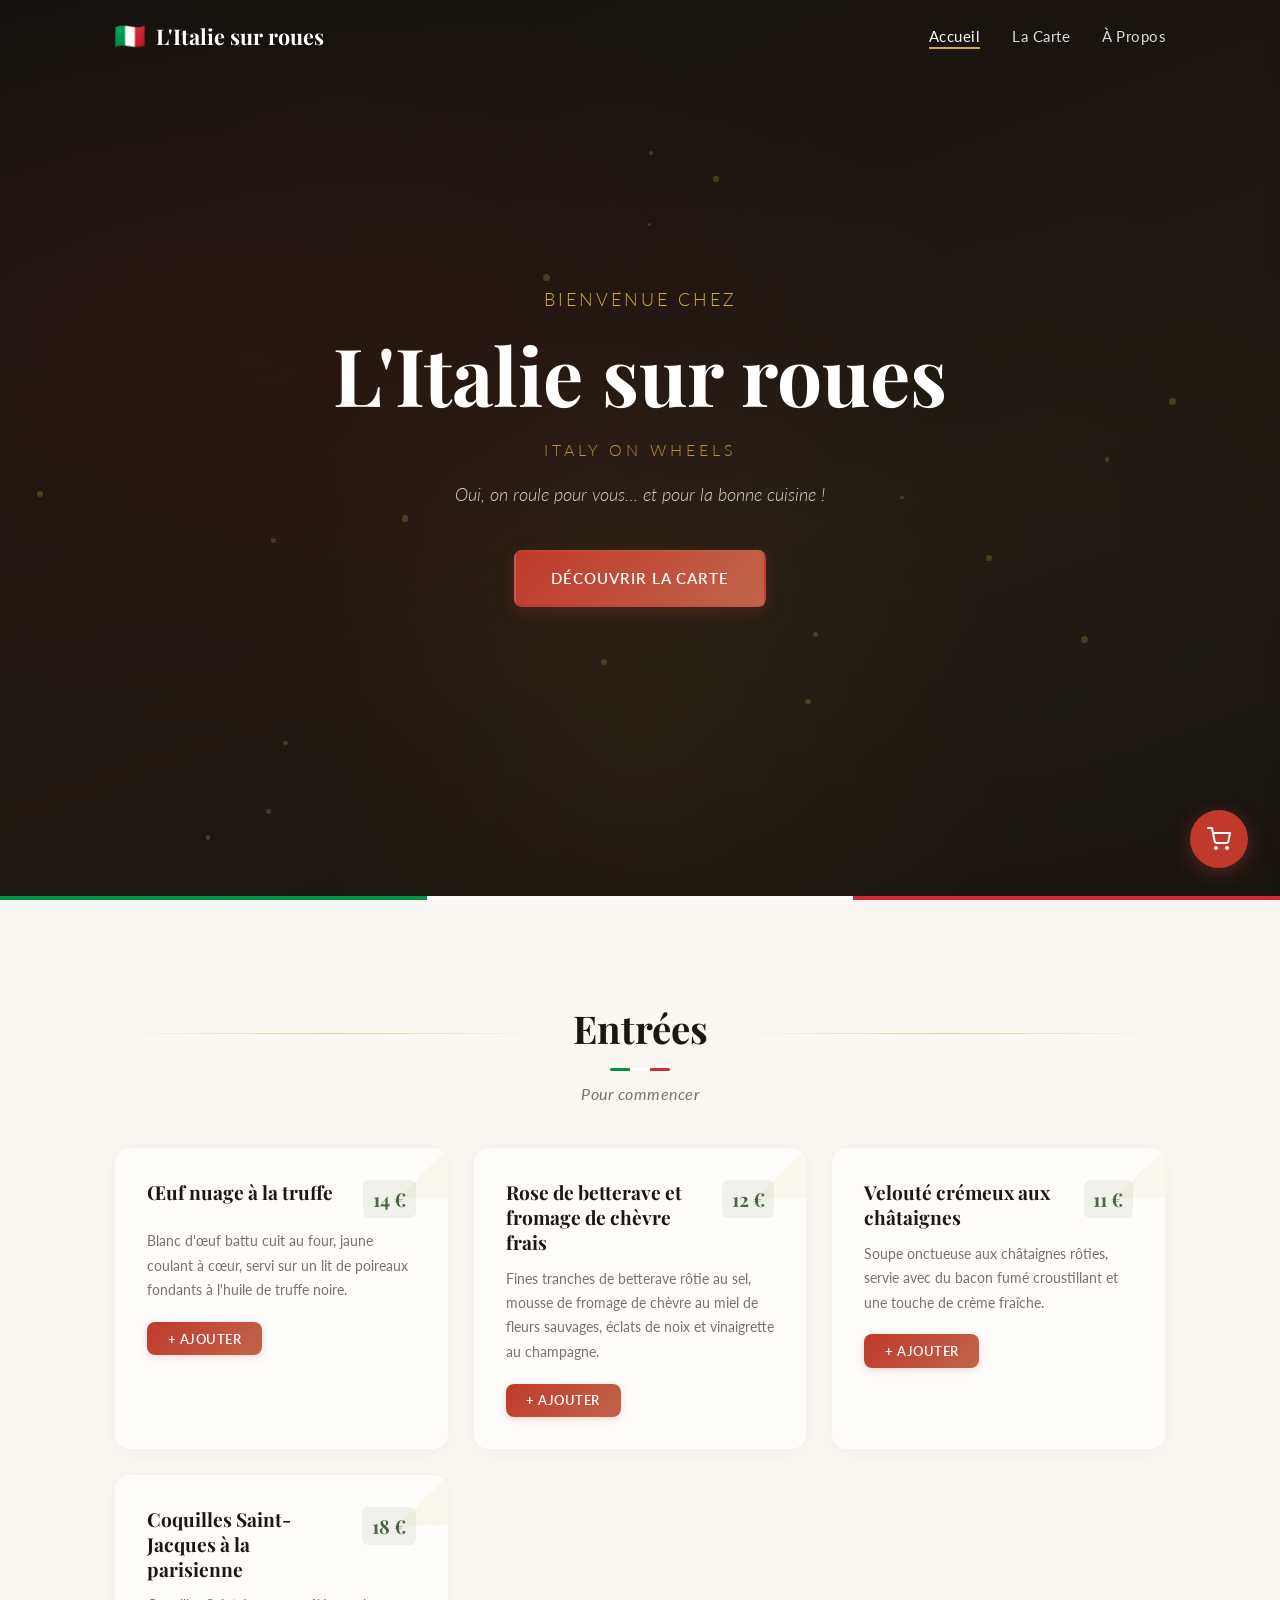
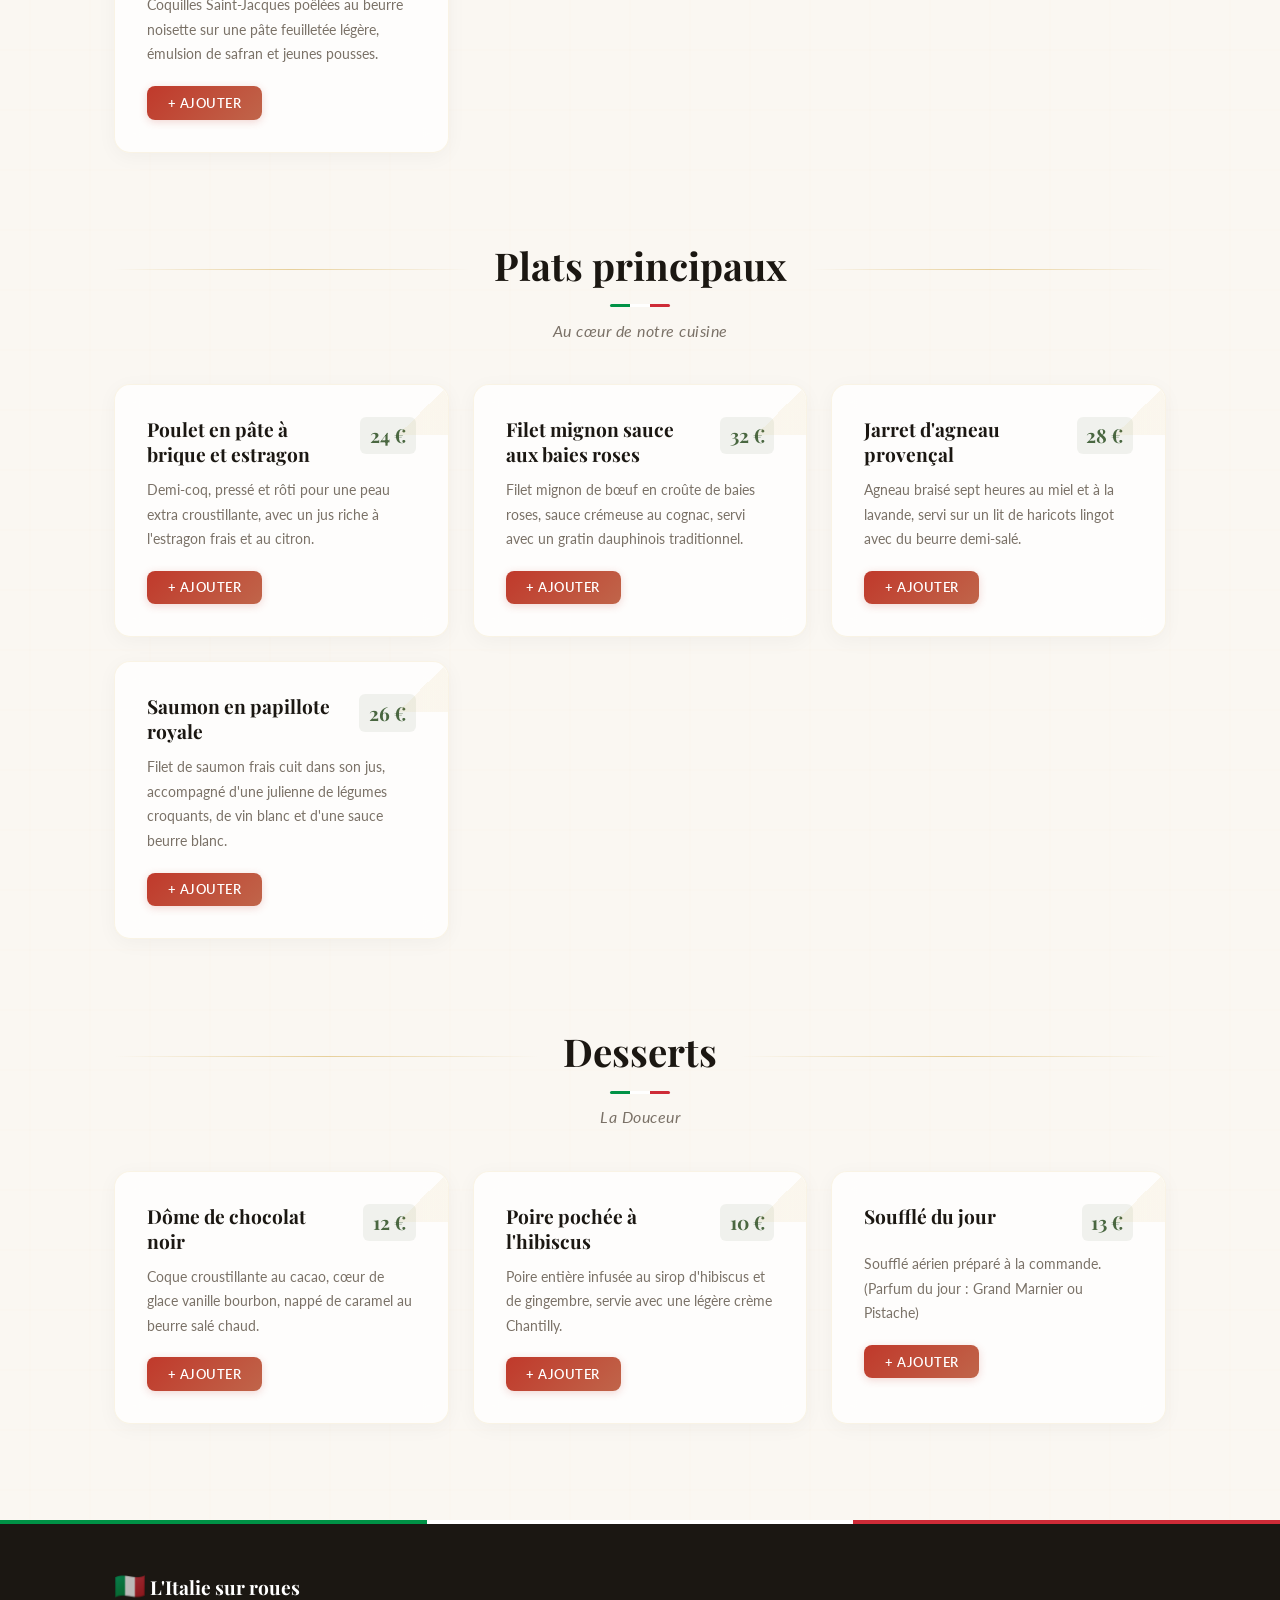
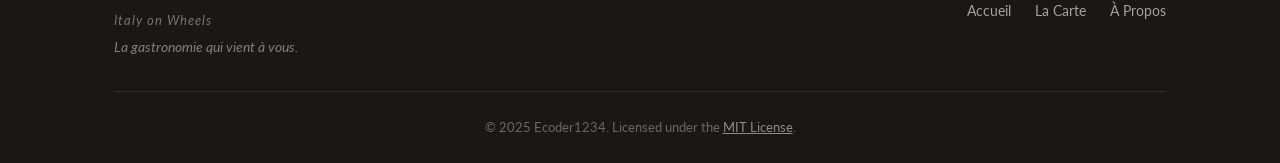
<file: index.html>
<!DOCTYPE html>
<html lang="fr">
<head>
    <meta charset="UTF-8">
    <meta name="viewport" content="width=device-width, initial-scale=1.0">
    <meta name="theme-color" content="#b5453a">

    <!-- Title -->
    <title>L'Italie sur roues (Italy on Wheels) — French Mobile Restaurant | Menu gastronomique</title>

    <!-- SEO: French + English -->
    <meta name="description" content="L'Italie sur roues (Italy on Wheels) — French mobile restaurant. Discover our gourmet menu: refined starters, savoury mains and indulgent desserts, prepared with fresh seasonal ingredients. Découvrez notre carte gastronomique.">
    <meta name="keywords" content="Italy on Wheels, L'Italie sur roues, Italy on Wheels restaurant, restaurant français, cuisine italienne, menu gastronomique, restaurant itinérant, plats faits maison, French restaurant, mobile restaurant, gourmet menu, fine dining, homemade dishes, seasonal ingredients, food truck gourmet">
    <meta name="author" content="Ecoder1234">
    <meta name="robots" content="index, follow, max-snippet:-1, max-image-preview:large, max-video-preview:-1">
    <meta name="language" content="French">

    <!-- Canonical & Hreflang -->
    <link rel="canonical" href="https://cyber-bytes1.github.io/1/">
    <link rel="alternate" hreflang="fr" href="https://cyber-bytes1.github.io/1/">
    <link rel="alternate" hreflang="x-default" href="https://cyber-bytes1.github.io/1/">

    <!-- Open Graph -->
    <meta property="og:title" content="Italy on Wheels (L'Italie sur roues) — French Mobile Restaurant">
    <meta property="og:description" content="Italy on Wheels — gourmet French cuisine that comes to you. Explore our refined starters, mains and desserts crafted with fresh, seasonal ingredients and artisan savoir-faire.">
    <meta property="og:type" content="website">
    <meta property="og:url" content="https://cyber-bytes1.github.io/1/">
    <meta property="og:locale" content="fr_FR">
    <meta property="og:locale:alternate" content="en_US">
    <meta property="og:site_name" content="Italy on Wheels — L'Italie sur roues">
    <meta property="og:image" content="https://cyber-bytes1.github.io/1/images/og-image.png">
    <meta property="og:image:width" content="1200">
    <meta property="og:image:height" content="630">
    <meta property="og:image:alt" content="Italy on Wheels (L'Italie sur roues) restaurant logo and gourmet dishes">

    <!-- Twitter Card -->
    <meta name="twitter:card" content="summary_large_image">
    <meta name="twitter:title" content="Italy on Wheels (L'Italie sur roues) — French Mobile Restaurant">
    <meta name="twitter:description" content="Italy on Wheels — gourmet gastronomy that comes to you. Refined starters, mains and desserts prepared with fresh seasonal produce.">
    <meta name="twitter:image" content="https://cyber-bytes1.github.io/1/images/og-image.png">
    <meta name="twitter:image:alt" content="Italy on Wheels restaurant">

    <!-- Favicon -->
    <link rel="icon" type="image/svg+xml" href="favicon.svg">
    <link rel="icon" type="image/png" sizes="32x32" href="favicon.svg">

    <!-- Structured Data (JSON-LD) -->
    <script type="application/ld+json">
    {
      "@context": "https://schema.org",
      "@type": "Restaurant",
      "name": "L'Italie sur roues",
      "alternateName": "Italy on Wheels",
      "description": "Italy on Wheels (L'Italie sur roues) — French mobile restaurant serving refined gourmet cuisine with fresh seasonal ingredients.",
      "url": "https://cyber-bytes1.github.io/1/",
      "servesCuisine": ["French", "Italian"],
      "priceRange": "€€",
      "menu": "https://cyber-bytes1.github.io/1/#menu",
      "hasMenu": {
        "@type": "Menu",
        "hasMenuSection": [
          {
            "@type": "MenuSection",
            "name": "Entrées",
            "hasMenuItem": [
              { "@type": "MenuItem", "name": "Œuf nuage à la truffe", "offers": { "@type": "Offer", "price": "14", "priceCurrency": "EUR" } },
              { "@type": "MenuItem", "name": "Rose de betterave et fromage de chèvre frais", "offers": { "@type": "Offer", "price": "12", "priceCurrency": "EUR" } },
              { "@type": "MenuItem", "name": "Velouté crémeux aux châtaignes", "offers": { "@type": "Offer", "price": "11", "priceCurrency": "EUR" } },
              { "@type": "MenuItem", "name": "Coquilles Saint-Jacques à la parisienne", "offers": { "@type": "Offer", "price": "18", "priceCurrency": "EUR" } }
            ]
          },
          {
            "@type": "MenuSection",
            "name": "Plats principaux",
            "hasMenuItem": [
              { "@type": "MenuItem", "name": "Poulet en pâte à brique et estragon", "offers": { "@type": "Offer", "price": "24", "priceCurrency": "EUR" } },
              { "@type": "MenuItem", "name": "Filet mignon sauce aux baies roses", "offers": { "@type": "Offer", "price": "32", "priceCurrency": "EUR" } },
              { "@type": "MenuItem", "name": "Jarret d'agneau provençal", "offers": { "@type": "Offer", "price": "28", "priceCurrency": "EUR" } },
              { "@type": "MenuItem", "name": "Saumon en papillote royale", "offers": { "@type": "Offer", "price": "26", "priceCurrency": "EUR" } }
            ]
          },
          {
            "@type": "MenuSection",
            "name": "Desserts",
            "hasMenuItem": [
              { "@type": "MenuItem", "name": "Dôme de chocolat noir", "offers": { "@type": "Offer", "price": "12", "priceCurrency": "EUR" } },
              { "@type": "MenuItem", "name": "Poire pochée à l'hibiscus", "offers": { "@type": "Offer", "price": "10", "priceCurrency": "EUR" } },
              { "@type": "MenuItem", "name": "Soufflé du jour", "offers": { "@type": "Offer", "price": "13", "priceCurrency": "EUR" } }
            ]
          }
        ]
      }
    }
    </script>

    <link rel="stylesheet" href="css/style.css">
    <link rel="preconnect" href="https://fonts.googleapis.com">
    <link rel="preconnect" href="https://fonts.gstatic.com" crossorigin>
    <link href="https://fonts.googleapis.com/css2?family=Playfair+Display:ital,wght@0,400;0,700;1,400&family=Lato:wght@300;400;700&display=swap" rel="stylesheet">
</head>
<body>
    <!-- Navigation -->
    <nav class="navbar" id="navbar">
        <div class="nav-container">
            <a href="index.html" class="logo">
                <span class="logo-icon">🇮🇹</span>
                <span class="logo-text">L'Italie sur roues</span>
            </a>
            <button class="nav-toggle" id="navToggle" aria-label="Toggle menu">
                <span></span><span></span><span></span>
            </button>
            <ul class="nav-links" id="navLinks">
                <li><a href="index.html" class="active">Accueil</a></li>
                <li><a href="#menu">La Carte</a></li>
                <li><a href="about.html">À Propos</a></li>
            </ul>
        </div>
    </nav>

    <!-- Hero Section -->
    <header class="hero">
        <div class="hero-overlay"></div>
        <div class="hero-content">
            <p class="hero-subtitle">Bienvenue chez</p>
            <h1 class="hero-title">L'Italie sur roues</h1>
            <p class="hero-english-name">Italy on Wheels</p>
            <p class="hero-tagline">Oui, on roule pour vous… et pour la bonne cuisine&nbsp;!</p>
            <a href="#menu" class="btn btn-primary">Découvrir la carte</a>
        </div>
    </header>

    <!-- Menu Section -->
    <section class="menu-section" id="menu">
        <div class="container">

            <!-- Entrées -->
            <div class="menu-category">
                <div class="category-header">
                    <span class="category-line"></span>
                    <h2 class="category-title">Entrées</h2>
                    <span class="category-line"></span>
                </div>
                <p class="category-subtitle">Pour commencer</p>

                <div class="menu-grid">
                    <article class="menu-item" data-name="Œuf nuage à la truffe" data-price="14">
                        <div class="menu-item-header">
                            <h3 class="item-name">Œuf nuage à la truffe</h3>
                            <span class="item-price">14 €</span>
                        </div>
                        <p class="item-desc">Blanc d'œuf battu cuit au four, jaune coulant à cœur, servi sur un lit de poireaux fondants à l'huile de truffe noire.</p>
                        <button class="btn-add-cart" aria-label="Ajouter au panier">+ Ajouter</button>
                    </article>

                    <article class="menu-item" data-name="Rose de betterave et fromage de chèvre frais" data-price="12">
                        <div class="menu-item-header">
                            <h3 class="item-name">Rose de betterave et fromage de chèvre frais</h3>
                            <span class="item-price">12 €</span>
                        </div>
                        <p class="item-desc">Fines tranches de betterave rôtie au sel, mousse de fromage de chèvre au miel de fleurs sauvages, éclats de noix et vinaigrette au champagne.</p>
                        <button class="btn-add-cart" aria-label="Ajouter au panier">+ Ajouter</button>
                    </article>

                    <article class="menu-item" data-name="Velouté crémeux aux châtaignes" data-price="11">
                        <div class="menu-item-header">
                            <h3 class="item-name">Velouté crémeux aux châtaignes</h3>
                            <span class="item-price">11 €</span>
                        </div>
                        <p class="item-desc">Soupe onctueuse aux châtaignes rôties, servie avec du bacon fumé croustillant et une touche de crème fraîche.</p>
                        <button class="btn-add-cart" aria-label="Ajouter au panier">+ Ajouter</button>
                    </article>

                    <article class="menu-item" data-name="Coquilles Saint-Jacques à la parisienne" data-price="18">
                        <div class="menu-item-header">
                            <h3 class="item-name">Coquilles Saint-Jacques à la parisienne</h3>
                            <span class="item-price">18 €</span>
                        </div>
                        <p class="item-desc">Coquilles Saint-Jacques poêlées au beurre noisette sur une pâte feuilletée légère, émulsion de safran et jeunes pousses.</p>
                        <button class="btn-add-cart" aria-label="Ajouter au panier">+ Ajouter</button>
                    </article>
                </div>
            </div>

            <!-- Plats Principaux -->
            <div class="menu-category">
                <div class="category-header">
                    <span class="category-line"></span>
                    <h2 class="category-title">Plats principaux</h2>
                    <span class="category-line"></span>
                </div>
                <p class="category-subtitle">Au cœur de notre cuisine</p>

                <div class="menu-grid">
                    <article class="menu-item" data-name="Poulet en pâte à brique et estragon" data-price="24">
                        <div class="menu-item-header">
                            <h3 class="item-name">Poulet en pâte à brique et estragon</h3>
                            <span class="item-price">24 €</span>
                        </div>
                        <p class="item-desc">Demi-coq, pressé et rôti pour une peau extra croustillante, avec un jus riche à l'estragon frais et au citron.</p>
                        <button class="btn-add-cart" aria-label="Ajouter au panier">+ Ajouter</button>
                    </article>

                    <article class="menu-item" data-name="Filet mignon sauce aux baies roses" data-price="32">
                        <div class="menu-item-header">
                            <h3 class="item-name">Filet mignon sauce aux baies roses</h3>
                            <span class="item-price">32 €</span>
                        </div>
                        <p class="item-desc">Filet mignon de bœuf en croûte de baies roses, sauce crémeuse au cognac, servi avec un gratin dauphinois traditionnel.</p>
                        <button class="btn-add-cart" aria-label="Ajouter au panier">+ Ajouter</button>
                    </article>

                    <article class="menu-item" data-name="Jarret d'agneau provençal" data-price="28">
                        <div class="menu-item-header">
                            <h3 class="item-name">Jarret d'agneau provençal</h3>
                            <span class="item-price">28 €</span>
                        </div>
                        <p class="item-desc">Agneau braisé sept heures au miel et à la lavande, servi sur un lit de haricots lingot avec du beurre demi-salé.</p>
                        <button class="btn-add-cart" aria-label="Ajouter au panier">+ Ajouter</button>
                    </article>

                    <article class="menu-item" data-name="Saumon en papillote royale" data-price="26">
                        <div class="menu-item-header">
                            <h3 class="item-name">Saumon en papillote royale</h3>
                            <span class="item-price">26 €</span>
                        </div>
                        <p class="item-desc">Filet de saumon frais cuit dans son jus, accompagné d'une julienne de légumes croquants, de vin blanc et d'une sauce beurre blanc.</p>
                        <button class="btn-add-cart" aria-label="Ajouter au panier">+ Ajouter</button>
                    </article>
                </div>
            </div>

            <!-- Desserts -->
            <div class="menu-category">
                <div class="category-header">
                    <span class="category-line"></span>
                    <h2 class="category-title">Desserts</h2>
                    <span class="category-line"></span>
                </div>
                <p class="category-subtitle">La Douceur</p>

                <div class="menu-grid">
                    <article class="menu-item" data-name="Dôme de chocolat noir" data-price="12">
                        <div class="menu-item-header">
                            <h3 class="item-name">Dôme de chocolat noir</h3>
                            <span class="item-price">12 €</span>
                        </div>
                        <p class="item-desc">Coque croustillante au cacao, cœur de glace vanille bourbon, nappé de caramel au beurre salé chaud.</p>
                        <button class="btn-add-cart" aria-label="Ajouter au panier">+ Ajouter</button>
                    </article>

                    <article class="menu-item" data-name="Poire pochée à l'hibiscus" data-price="10">
                        <div class="menu-item-header">
                            <h3 class="item-name">Poire pochée à l'hibiscus</h3>
                            <span class="item-price">10 €</span>
                        </div>
                        <p class="item-desc">Poire entière infusée au sirop d'hibiscus et de gingembre, servie avec une légère crème Chantilly.</p>
                        <button class="btn-add-cart" aria-label="Ajouter au panier">+ Ajouter</button>
                    </article>

                    <article class="menu-item" data-name="Soufflé du jour" data-price="13">
                        <div class="menu-item-header">
                            <h3 class="item-name">Soufflé du jour</h3>
                            <span class="item-price">13 €</span>
                        </div>
                        <p class="item-desc">Soufflé aérien préparé à la commande. (Parfum du jour&nbsp;: Grand Marnier ou Pistache)</p>
                        <button class="btn-add-cart" aria-label="Ajouter au panier">+ Ajouter</button>
                    </article>
                </div>
            </div>

        </div>
    </section>

    <!-- Floating Cart Button -->
    <button class="cart-fab" id="cartFab" aria-label="Ouvrir le panier">
        <svg width="24" height="24" viewBox="0 0 24 24" fill="none" stroke="currentColor" stroke-width="2" stroke-linecap="round" stroke-linejoin="round">
            <circle cx="9" cy="21" r="1"/><circle cx="20" cy="21" r="1"/>
            <path d="M1 1h4l2.68 13.39a2 2 0 0 0 2 1.61h9.72a2 2 0 0 0 2-1.61L23 6H6"/>
        </svg>
        <span class="cart-badge" id="cartBadge">0</span>
    </button>

    <!-- Cart Overlay -->
    <div class="cart-overlay" id="cartOverlay"></div>

    <!-- Cart Panel -->
    <aside class="cart-panel" id="cartPanel">
        <div class="cart-header">
            <h2>Votre Panier</h2>
            <button class="cart-close" id="cartClose" aria-label="Fermer le panier">&times;</button>
        </div>
        <div class="cart-items" id="cartItems">
            <p class="cart-empty">Votre panier est vide</p>
        </div>
        <div class="cart-footer" id="cartFooter" style="display:none;">
            <div class="cart-total">
                <span>Total</span>
                <span id="cartTotal">0 €</span>
            </div>
            <button class="btn btn-primary cart-checkout" id="cartCheckout">Commander</button>
            <button class="btn cart-clear" id="cartClear">Vider le panier</button>
        </div>
    </aside>

    <!-- Cart Toast -->
    <div class="cart-toast" id="cartToast">Ajouté au panier !</div>

    <!-- Footer -->
    <footer class="footer">
        <div class="container">
            <div class="footer-content">
                <div class="footer-brand">
                    <span class="logo-icon">🇮🇹</span>
                    <span class="logo-text">L'Italie sur roues</span>
                    <p class="footer-english">Italy on Wheels</p>
                    <p class="footer-tagline">La gastronomie qui vient à vous.</p>
                </div>
                <div class="footer-links">
                    <a href="index.html">Accueil</a>
                    <a href="#menu">La Carte</a>
                    <a href="about.html">À Propos</a>
                </div>
            </div>
            <div class="footer-bottom">
                <p>&copy; 2025 Ecoder1234. Licensed under the <a href="https://github.com/Cyber-Bytes1/1/blob/main/LICENSE" target="_blank" rel="noopener">MIT License</a>.</p>
            </div>
        </div>
    </footer>

    <script src="js/main.js"></script>
</body>
</html>
</file>
<file: css/style.css>
/* ==========================================================================
   L'Italie sur roues — Main Stylesheet
   ========================================================================== */

/* ---------- Reset & Base ---------- */
*, *::before, *::after {
    margin: 0;
    padding: 0;
    box-sizing: border-box;
}

:root {
    --color-bg: #faf7f2;
    --color-text: #2c2c2c;
    --color-muted: #7a7167;
    --color-accent: #c0392b;
    --color-accent-light: #e74c3c;
    --color-gold: #d4a843;
    --color-cream: #f0e9dc;
    --color-dark: #1b1712;
    --color-olive: #4a6741;
    --color-terracotta: #c0654a;
    --color-warm-white: #fefcf8;
    --font-heading: 'Playfair Display', Georgia, serif;
    --font-body: 'Lato', 'Segoe UI', sans-serif;
    --max-width: 1100px;
    --transition: 0.3s ease;
}

html {
    scroll-behavior: smooth;
}

body {
    font-family: var(--font-body);
    color: var(--color-text);
    background: var(--color-bg);
    line-height: 1.7;
    -webkit-font-smoothing: antialiased;
}

img {
    max-width: 100%;
    height: auto;
    display: block;
}

a {
    color: inherit;
    text-decoration: none;
}

.container {
    max-width: var(--max-width);
    margin: 0 auto;
    padding: 0 1.5rem;
}

/* ---------- Navigation ---------- */
.navbar {
    position: fixed;
    top: 0;
    left: 0;
    width: 100%;
    z-index: 1000;
    background: transparent;
    transition: background var(--transition), box-shadow var(--transition);
}

.navbar.scrolled {
    background: rgba(26, 26, 26, 0.95);
    box-shadow: 0 2px 20px rgba(0, 0, 0, 0.15);
}

.nav-container {
    max-width: var(--max-width);
    margin: 0 auto;
    padding: 0 1.5rem;
    display: flex;
    align-items: center;
    justify-content: space-between;
    height: 72px;
}

.logo {
    display: flex;
    align-items: center;
    gap: 0.6rem;
}

.logo-icon {
    font-size: 1.6rem;
}

.logo-text {
    font-family: var(--font-heading);
    font-size: 1.35rem;
    font-weight: 700;
    color: #fff;
}

.nav-links {
    list-style: none;
    display: flex;
    gap: 2rem;
}

.nav-links a {
    color: rgba(255, 255, 255, 0.85);
    font-size: 0.95rem;
    font-weight: 400;
    letter-spacing: 0.5px;
    transition: color var(--transition);
    position: relative;
}

.nav-links a::after {
    content: '';
    position: absolute;
    bottom: -4px;
    left: 0;
    width: 0;
    height: 2px;
    background: var(--color-gold);
    transition: width var(--transition);
}

.nav-links a:hover,
.nav-links a.active {
    color: #fff;
}

.nav-links a:hover::after,
.nav-links a.active::after {
    width: 100%;
}

/* Mobile toggle */
.nav-toggle {
    display: none;
    flex-direction: column;
    gap: 5px;
    background: none;
    border: none;
    cursor: pointer;
    padding: 4px;
}

.nav-toggle span {
    width: 26px;
    height: 2px;
    background: #fff;
    border-radius: 2px;
    transition: var(--transition);
}

/* ---------- Hero ---------- */
.hero, .about-hero {
    position: relative;
    min-height: 100vh;
    display: flex;
    align-items: center;
    justify-content: center;
    text-align: center;
    color: #fff;
    background: linear-gradient(160deg, #1b1712 0%, #2a1f17 30%, #1b1712 60%, #2a1f17 100%);
    overflow: hidden;
}

.about-hero {
    min-height: 60vh;
}

.hero::before, .about-hero::before {
    content: '';
    position: absolute;
    inset: 0;
    background: 
        radial-gradient(ellipse at 20% 40%, rgba(192, 57, 43, 0.12) 0%, transparent 50%),
        radial-gradient(ellipse at 75% 60%, rgba(74, 103, 65, 0.1) 0%, transparent 50%),
        radial-gradient(ellipse at 50% 80%, rgba(212, 168, 67, 0.08) 0%, transparent 40%);
}

/* Italian flag stripe at bottom of hero */
.hero::after, .about-hero::after {
    content: '';
    position: absolute;
    bottom: 0;
    left: 0;
    right: 0;
    height: 4px;
    background: linear-gradient(90deg, #009246 33.33%, #fff 33.33%, #fff 66.66%, #ce2b37 66.66%);
    z-index: 2;
}

.hero-overlay {
    position: absolute;
    inset: 0;
    background: rgba(0, 0, 0, 0.25);
}

.hero-content {
    position: relative;
    z-index: 1;
    padding: 2rem;
}

.hero-subtitle {
    font-family: var(--font-body);
    font-weight: 300;
    font-size: 1.1rem;
    letter-spacing: 3px;
    text-transform: uppercase;
    margin-bottom: 0.8rem;
    color: var(--color-gold);
}

.hero-title {
    font-family: var(--font-heading);
    font-size: clamp(2.5rem, 7vw, 5rem);
    font-weight: 700;
    line-height: 1.15;
    margin-bottom: 1rem;
}

.hero-tagline {
    font-family: var(--font-body);
    font-size: 1.15rem;
    font-weight: 300;
    font-style: italic;
    color: rgba(255, 255, 255, 0.8);
    margin-bottom: 2.5rem;
    max-width: 500px;
    margin-left: auto;
    margin-right: auto;
}

.hero-english-name {
    font-family: var(--font-body);
    font-size: 1rem;
    font-weight: 300;
    letter-spacing: 4px;
    text-transform: uppercase;
    color: var(--color-gold);
    margin-bottom: 1rem;
    opacity: 0.85;
}

.english-aside {
    font-weight: 400;
    font-size: 0.85em;
    color: var(--color-muted);
    font-style: italic;
}

.english-summary {
    font-size: 0.95rem;
    color: var(--color-muted);
    font-style: italic;
    border-left: 3px solid var(--color-gold);
    padding-left: 1rem;
    margin-top: 1.5rem;
}

.footer-english {
    font-size: 0.8rem;
    color: rgba(255, 255, 255, 0.4);
    font-style: italic;
    letter-spacing: 1px;
    margin-top: 0.15rem;
}

/* ---------- Button ---------- */
.btn {
    display: inline-block;
    padding: 0.85rem 2.2rem;
    font-family: var(--font-body);
    font-size: 0.95rem;
    font-weight: 600;
    letter-spacing: 1px;
    text-transform: uppercase;
    border-radius: 3px;
    transition: all var(--transition);
    cursor: pointer;
}

.btn-primary {
    background: linear-gradient(135deg, var(--color-accent) 0%, var(--color-terracotta) 100%);
    color: #fff;
    border: 2px solid transparent;
    border-radius: 8px;
    box-shadow: 0 4px 15px rgba(192, 57, 43, 0.25);
}

.btn-primary:hover {
    background: transparent;
    color: #fff;
    border-color: #fff;
    box-shadow: 0 4px 15px rgba(255, 255, 255, 0.15);
}

/* ---------- Menu Section ---------- */
.menu-section {
    padding: 6rem 0;
    background: var(--color-bg);
    position: relative;
}

/* Subtle texture overlay */
.menu-section::before {
    content: '';
    position: absolute;
    inset: 0;
    background: url("data:image/svg+xml,%3Csvg width='60' height='60' xmlns='http://www.w3.org/2000/svg'%3E%3Cpath d='M30 0L30 60M0 30L60 30' stroke='%23d4a843' stroke-width='0.3' opacity='0.08'/%3E%3C/svg%3E");
    pointer-events: none;
}

.menu-category {
    margin-bottom: 5rem;
    position: relative;
}

.menu-category:last-child {
    margin-bottom: 0;
}

.category-header {
    display: flex;
    align-items: center;
    gap: 1.5rem;
    margin-bottom: 0.6rem;
}

.category-line {
    flex: 1;
    height: 1px;
    background: linear-gradient(90deg, transparent, var(--color-gold), transparent);
    opacity: 0.5;
}

.category-title {
    font-family: var(--font-heading);
    font-size: 2.4rem;
    font-weight: 700;
    color: var(--color-dark);
    white-space: nowrap;
    position: relative;
}

/* Italian-flag underline on category title */
.category-title::after {
    content: '';
    display: block;
    width: 60px;
    height: 3px;
    margin: 0.4rem auto 0;
    background: linear-gradient(90deg, #009246 33.33%, #fff 33.33%, #fff 66.66%, #ce2b37 66.66%);
    border-radius: 2px;
}

.category-subtitle {
    text-align: center;
    font-style: italic;
    color: var(--color-muted);
    font-size: 1rem;
    margin-bottom: 2.5rem;
    letter-spacing: 0.5px;
}

.menu-grid {
    display: grid;
    grid-template-columns: repeat(auto-fit, minmax(320px, 1fr));
    gap: 1.5rem;
}

.menu-item {
    background: rgba(255, 255, 255, 0.75);
    backdrop-filter: blur(12px);
    -webkit-backdrop-filter: blur(12px);
    border-radius: 16px;
    padding: 2rem;
    box-shadow: 0 4px 20px rgba(0, 0, 0, 0.04);
    border: 1px solid rgba(212, 168, 67, 0.12);
    transition: transform var(--transition), box-shadow var(--transition), border-color var(--transition);
    position: relative;
    overflow: hidden;
}

/* Decorative corner accent */
.menu-item::after {
    content: '';
    position: absolute;
    top: 0;
    right: 0;
    width: 50px;
    height: 50px;
    background: linear-gradient(135deg, transparent 50%, rgba(212, 168, 67, 0.08) 50%);
    border-radius: 0 16px 0 0;
    transition: all 0.3s ease;
}

.menu-item:hover::after {
    width: 70px;
    height: 70px;
    background: linear-gradient(135deg, transparent 50%, rgba(212, 168, 67, 0.15) 50%);
}

.menu-item:hover {
    transform: translateY(-5px);
    box-shadow: 0 12px 35px rgba(0, 0, 0, 0.08);
    border-color: rgba(212, 168, 67, 0.3);
}

.menu-item-header {
    display: flex;
    justify-content: space-between;
    align-items: flex-start;
    gap: 1rem;
    margin-bottom: 0.7rem;
}

.item-name {
    font-family: var(--font-heading);
    font-size: 1.2rem;
    font-weight: 700;
    line-height: 1.3;
    color: var(--color-dark);
    transition: color 0.3s ease;
}

.menu-item:hover .item-name {
    color: var(--color-accent);
}

.item-price {
    font-family: var(--font-heading);
    font-size: 1.2rem;
    font-weight: 700;
    color: var(--color-olive);
    white-space: nowrap;
    padding: 0.15rem 0.6rem;
    background: rgba(74, 103, 65, 0.08);
    border-radius: 6px;
    transition: all 0.3s ease;
}

.menu-item:hover .item-price {
    background: rgba(74, 103, 65, 0.15);
}

.item-desc {
    font-size: 0.9rem;
    color: var(--color-muted);
    line-height: 1.7;
}

/* ---------- Add to Cart Button ---------- */
.btn-add-cart {
    display: inline-flex;
    align-items: center;
    gap: 0.3rem;
    margin-top: 1.2rem;
    padding: 0.55rem 1.3rem;
    font-family: var(--font-body);
    font-size: 0.8rem;
    font-weight: 600;
    letter-spacing: 0.5px;
    text-transform: uppercase;
    color: #fff;
    background: linear-gradient(135deg, var(--color-accent) 0%, var(--color-terracotta) 100%);
    border: none;
    border-radius: 8px;
    cursor: pointer;
    transition: all 0.3s ease;
    box-shadow: 0 2px 8px rgba(192, 57, 43, 0.2);
}

.btn-add-cart:hover {
    transform: translateY(-2px) scale(1.03);
    box-shadow: 0 4px 16px rgba(192, 57, 43, 0.35);
}

.btn-add-cart:active {
    transform: scale(0.95);
}

.btn-add-cart.added {
    background: #2e7d32;
    border-color: #2e7d32;
    color: #fff;
    pointer-events: none;
}

/* ---------- Floating Cart Button ---------- */
.cart-fab {
    position: fixed;
    bottom: 2rem;
    right: 2rem;
    z-index: 900;
    width: 58px;
    height: 58px;
    border-radius: 50%;
    background: var(--color-accent);
    color: #fff;
    border: none;
    cursor: pointer;
    display: flex;
    align-items: center;
    justify-content: center;
    box-shadow: 0 4px 20px rgba(181, 69, 58, 0.4);
    transition: transform 0.3s ease, box-shadow 0.3s ease, background 0.3s ease;
}

.cart-fab:hover {
    transform: scale(1.1);
    box-shadow: 0 6px 28px rgba(181, 69, 58, 0.55);
}

.cart-fab:active {
    transform: scale(0.95);
}

.cart-badge {
    position: absolute;
    top: -4px;
    right: -4px;
    width: 22px;
    height: 22px;
    border-radius: 50%;
    background: var(--color-gold);
    color: var(--color-dark);
    font-size: 0.72rem;
    font-weight: 700;
    display: flex;
    align-items: center;
    justify-content: center;
    transition: transform 0.3s cubic-bezier(0.68, -0.55, 0.27, 1.55);
}

.cart-badge.bounce {
    transform: scale(1.4);
}

.cart-badge[data-count="0"] {
    transform: scale(0);
}

/* ---------- Cart Overlay ---------- */
.cart-overlay {
    position: fixed;
    inset: 0;
    background: rgba(0, 0, 0, 0.45);
    z-index: 1100;
    opacity: 0;
    visibility: hidden;
    transition: opacity 0.3s ease, visibility 0.3s ease;
    backdrop-filter: blur(3px);
}

.cart-overlay.open {
    opacity: 1;
    visibility: visible;
}

/* ---------- Cart Panel ---------- */
.cart-panel {
    position: fixed;
    top: 0;
    right: -420px;
    width: 400px;
    max-width: 90vw;
    height: 100vh;
    background: var(--color-bg);
    z-index: 1200;
    display: flex;
    flex-direction: column;
    box-shadow: -4px 0 30px rgba(0, 0, 0, 0.15);
    transition: right 0.4s cubic-bezier(0.25, 0.46, 0.45, 0.94);
}

.cart-panel.open {
    right: 0;
}

.cart-header {
    display: flex;
    align-items: center;
    justify-content: space-between;
    padding: 1.5rem;
    border-bottom: 1px solid rgba(0, 0, 0, 0.08);
}

.cart-header h2 {
    font-family: var(--font-heading);
    font-size: 1.4rem;
    color: var(--color-dark);
}

.cart-close {
    background: none;
    border: none;
    font-size: 2rem;
    cursor: pointer;
    color: var(--color-muted);
    line-height: 1;
    transition: color 0.2s ease;
}

.cart-close:hover {
    color: var(--color-accent);
}

/* Cart Items */
.cart-items {
    flex: 1;
    overflow-y: auto;
    padding: 1rem 1.5rem;
}

.cart-empty {
    text-align: center;
    color: var(--color-muted);
    font-style: italic;
    padding: 3rem 0;
}

.cart-item {
    display: flex;
    align-items: center;
    gap: 1rem;
    padding: 1rem 0;
    border-bottom: 1px solid rgba(0, 0, 0, 0.06);
    animation: fadeInUp 0.3s ease;
}

.cart-item-info {
    flex: 1;
}

.cart-item-name {
    font-family: var(--font-heading);
    font-size: 0.95rem;
    font-weight: 700;
    color: var(--color-dark);
    margin-bottom: 0.2rem;
}

.cart-item-price {
    font-size: 0.85rem;
    color: var(--color-accent);
    font-weight: 600;
}

.cart-item-qty {
    display: flex;
    align-items: center;
    gap: 0.5rem;
}

.cart-item-qty button {
    width: 28px;
    height: 28px;
    border-radius: 50%;
    border: 1.5px solid rgba(0, 0, 0, 0.15);
    background: #fff;
    font-size: 1rem;
    cursor: pointer;
    display: flex;
    align-items: center;
    justify-content: center;
    transition: all 0.2s ease;
    color: var(--color-dark);
}

.cart-item-qty button:hover {
    background: var(--color-accent);
    color: #fff;
    border-color: var(--color-accent);
}

.cart-item-qty span {
    font-weight: 600;
    font-size: 0.95rem;
    min-width: 20px;
    text-align: center;
}

.cart-item-remove {
    background: none;
    border: none;
    color: var(--color-muted);
    font-size: 1.2rem;
    cursor: pointer;
    padding: 0.2rem;
    transition: color 0.2s ease;
}

.cart-item-remove:hover {
    color: var(--color-accent);
}

/* Cart Footer */
.cart-footer {
    padding: 1.5rem;
    border-top: 1px solid rgba(0, 0, 0, 0.08);
}

.cart-total {
    display: flex;
    justify-content: space-between;
    align-items: center;
    font-family: var(--font-heading);
    font-size: 1.2rem;
    font-weight: 700;
    color: var(--color-dark);
    margin-bottom: 1rem;
}

.cart-checkout {
    width: 100%;
    text-align: center;
    margin-bottom: 0.5rem;
}

.cart-clear {
    width: 100%;
    text-align: center;
    background: transparent;
    border: 1.5px solid rgba(0, 0, 0, 0.15);
    color: var(--color-muted);
    font-size: 0.8rem;
    padding: 0.6rem;
}

.cart-clear:hover {
    border-color: var(--color-accent);
    color: var(--color-accent);
}

/* Cart Toast */
.cart-toast {
    position: fixed;
    bottom: 6rem;
    right: 2rem;
    background: var(--color-dark);
    color: #fff;
    padding: 0.8rem 1.5rem;
    border-radius: 8px;
    font-size: 0.9rem;
    font-weight: 500;
    z-index: 1300;
    opacity: 0;
    transform: translateY(20px);
    transition: opacity 0.3s ease, transform 0.3s ease;
    pointer-events: none;
}

.cart-toast.show {
    opacity: 1;
    transform: translateY(0);
}

/* ---------- About Section ---------- */
.about-section {
    padding: 5rem 0;
}

.about-story {
    max-width: 750px;
    margin: 0 auto 4rem;
    text-align: center;
}

.about-story h2 {
    font-family: var(--font-heading);
    font-size: 2rem;
    margin-bottom: 1.2rem;
    color: var(--color-dark);
}

.about-story p {
    font-size: 1.05rem;
    color: var(--color-muted);
    margin-bottom: 1rem;
    line-height: 1.8;
}

/* Philosophy */
.about-philosophy {
    margin-bottom: 5rem;
}

.about-philosophy h2 {
    font-family: var(--font-heading);
    font-size: 2rem;
    text-align: center;
    margin-bottom: 2.5rem;
    color: var(--color-dark);
}

.philosophy-grid {
    display: grid;
    grid-template-columns: repeat(auto-fit, minmax(260px, 1fr));
    gap: 2rem;
}

.philosophy-card {
    text-align: center;
    padding: 2.5rem 2rem;
    background: #fff;
    border-radius: 10px;
    box-shadow: 0 2px 12px rgba(0, 0, 0, 0.04);
    border: 1px solid rgba(0, 0, 0, 0.05);
}

.philosophy-icon {
    font-size: 2.5rem;
    display: block;
    margin-bottom: 1rem;
}

.philosophy-card h3 {
    font-family: var(--font-heading);
    font-size: 1.2rem;
    margin-bottom: 0.7rem;
    color: var(--color-dark);
}

.philosophy-card p {
    font-size: 0.92rem;
    color: var(--color-muted);
    line-height: 1.7;
}

/* Team */
.about-team {
    text-align: center;
}

.about-team h2 {
    font-family: var(--font-heading);
    font-size: 2rem;
    margin-bottom: 1rem;
    color: var(--color-dark);
}

.team-intro {
    max-width: 600px;
    margin: 0 auto 2.5rem;
    font-size: 1.05rem;
    color: var(--color-muted);
    line-height: 1.8;
}

.team-photo-container {
    max-width: 700px;
    margin: 0 auto;
}

.team-photo {
    width: 100%;
    border-radius: 12px;
    box-shadow: 0 8px 30px rgba(0, 0, 0, 0.12);
}

.team-caption {
    margin-top: 1rem;
    font-style: italic;
    font-size: 0.9rem;
    color: var(--color-muted);
}

/* ---------- Footer ---------- */
.footer {
    background: var(--color-dark);
    color: rgba(255, 255, 255, 0.7);
    padding: 0 0 1.5rem;
    position: relative;
}

/* Italian flag stripe at top of footer */
.footer::before {
    content: '';
    display: block;
    height: 4px;
    background: linear-gradient(90deg, #009246 33.33%, #fff 33.33%, #fff 66.66%, #ce2b37 66.66%);
}

.footer-content {
    display: flex;
    justify-content: space-between;
    align-items: center;
    padding: 2.5rem 0 2rem;
    border-bottom: 1px solid rgba(255, 255, 255, 0.1);
}

.footer-brand .logo-text {
    font-size: 1.2rem;
}

.footer-tagline {
    font-size: 0.85rem;
    margin-top: 0.3rem;
    color: rgba(255, 255, 255, 0.45);
    font-style: italic;
}

.footer-links {
    display: flex;
    gap: 1.5rem;
}

.footer-links a {
    font-size: 0.9rem;
    color: rgba(255, 255, 255, 0.6);
    transition: color var(--transition);
}

.footer-links a:hover {
    color: #fff;
}

.footer-bottom {
    text-align: center;
    padding-top: 1.5rem;
    font-size: 0.82rem;
    color: rgba(255, 255, 255, 0.35);
}

.footer-bottom a {
    color: rgba(255, 255, 255, 0.5);
    text-decoration: underline;
}

.footer-bottom a:hover {
    color: #fff;
}

/* ---------- Keyframe Animations ---------- */
@keyframes fadeInUp {
    from { opacity: 0; transform: translateY(40px); }
    to   { opacity: 1; transform: translateY(0); }
}

@keyframes fadeInDown {
    from { opacity: 0; transform: translateY(-30px); }
    to   { opacity: 1; transform: translateY(0); }
}

@keyframes fadeInLeft {
    from { opacity: 0; transform: translateX(-40px); }
    to   { opacity: 1; transform: translateX(0); }
}

@keyframes fadeInRight {
    from { opacity: 0; transform: translateX(40px); }
    to   { opacity: 1; transform: translateX(0); }
}

@keyframes scaleIn {
    from { opacity: 0; transform: scale(0.85); }
    to   { opacity: 1; transform: scale(1); }
}

@keyframes slideInPrice {
    from { opacity: 0; transform: translateX(20px); }
    to   { opacity: 1; transform: translateX(0); }
}

@keyframes shimmer {
    0%   { background-position: -200% 0; }
    100% { background-position: 200% 0; }
}

@keyframes float {
    0%, 100% { transform: translateY(0); }
    50%      { transform: translateY(-12px); }
}

@keyframes pulse {
    0%, 100% { transform: scale(1); }
    50%      { transform: scale(1.08); }
}

@keyframes gradientShift {
    0%   { background-position: 0% 50%; }
    50%  { background-position: 100% 50%; }
    100% { background-position: 0% 50%; }
}

@keyframes typewriter {
    from { width: 0; }
    to   { width: 100%; }
}

@keyframes particleFloat {
    0%   { transform: translate(0, 0) rotate(0deg); opacity: 0; }
    10%  { opacity: 0.6; }
    90%  { opacity: 0.6; }
    100% { transform: translate(var(--tx), var(--ty)) rotate(360deg); opacity: 0; }
}

/* ---------- Hero Animations ---------- */
.hero-subtitle {
    animation: fadeInDown 0.8s ease 0.2s both;
}

.hero-title {
    animation: fadeInUp 1s ease 0.5s both;
}

.hero-tagline {
    animation: fadeInUp 0.8s ease 0.9s both;
}

.hero .btn {
    animation: scaleIn 0.6s ease 1.3s both;
}

.about-hero .hero-title {
    animation: fadeInUp 1s ease 0.3s both;
}

.about-hero .hero-tagline {
    animation: fadeInUp 0.8s ease 0.7s both;
}

/* Animated gradient on hero background */
.hero, .about-hero {
    background-size: 200% 200%;
    animation: gradientShift 8s ease infinite;
}

/* Floating particles in hero */
.hero-particles {
    position: absolute;
    inset: 0;
    overflow: hidden;
    pointer-events: none;
    z-index: 0;
}

.hero-particle {
    position: absolute;
    border-radius: 50%;
    background: rgba(201, 168, 76, 0.25);
    animation: particleFloat var(--duration) ease-in-out infinite;
    animation-delay: var(--delay);
}

/* ---------- Scroll Reveal Animations ---------- */
.fade-in {
    opacity: 0;
    transform: translateY(30px);
    transition: opacity 0.7s cubic-bezier(0.25, 0.46, 0.45, 0.94),
                transform 0.7s cubic-bezier(0.25, 0.46, 0.45, 0.94);
}

.fade-in.visible {
    opacity: 1;
    transform: translateY(0);
}

.fade-in-left {
    opacity: 0;
    transform: translateX(-40px);
    transition: opacity 0.7s cubic-bezier(0.25, 0.46, 0.45, 0.94),
                transform 0.7s cubic-bezier(0.25, 0.46, 0.45, 0.94);
}

.fade-in-left.visible {
    opacity: 1;
    transform: translateX(0);
}

.fade-in-right {
    opacity: 0;
    transform: translateX(40px);
    transition: opacity 0.7s cubic-bezier(0.25, 0.46, 0.45, 0.94),
                transform 0.7s cubic-bezier(0.25, 0.46, 0.45, 0.94);
}

.fade-in-right.visible {
    opacity: 1;
    transform: translateX(0);
}

.scale-in {
    opacity: 0;
    transform: scale(0.8);
    transition: opacity 0.6s ease, transform 0.6s ease;
}

.scale-in.visible {
    opacity: 1;
    transform: scale(1);
}

/* Stagger delays for grid children */
.stagger-1 { transition-delay: 0.05s; }
.stagger-2 { transition-delay: 0.15s; }
.stagger-3 { transition-delay: 0.25s; }
.stagger-4 { transition-delay: 0.35s; }

/* ---------- Enhanced Menu Card Hover ---------- */
.menu-item {
    position: relative;
    overflow: hidden;
    transition: transform 0.4s cubic-bezier(0.25, 0.46, 0.45, 0.94),
                box-shadow 0.4s ease,
                border-color 0.4s ease;
}

.menu-item::before {
    content: '';
    position: absolute;
    top: 0;
    left: -100%;
    width: 100%;
    height: 100%;
    background: linear-gradient(90deg, transparent, rgba(201, 168, 76, 0.06), transparent);
    transition: left 0.6s ease;
}

.menu-item:hover::before {
    left: 100%;
}

.menu-item:hover {
    transform: translateY(-6px) scale(1.01);
    box-shadow: 0 12px 32px rgba(0, 0, 0, 0.1);
    border-color: rgba(201, 168, 76, 0.3);
}

.menu-item:hover .item-price {
    animation: pulse 0.5s ease;
}

.menu-item:hover .item-name {
    color: var(--color-accent);
    transition: color 0.3s ease;
}

/* ---------- Category Header Animation ---------- */
.category-line {
    transform: scaleX(0);
    transition: transform 0.8s cubic-bezier(0.25, 0.46, 0.45, 0.94);
    transform-origin: center;
}

.category-header.visible .category-line {
    transform: scaleX(1);
}

.category-title {
    opacity: 0;
    transition: opacity 0.6s ease 0.3s;
}

.category-header.visible .category-title {
    opacity: 1;
}

/* ---------- Philosophy Card Hover ---------- */
.philosophy-card {
    transition: transform 0.4s ease, box-shadow 0.4s ease, border-color 0.4s ease;
}

.philosophy-card:hover {
    transform: translateY(-8px);
    box-shadow: 0 16px 40px rgba(0, 0, 0, 0.1);
    border-color: rgba(201, 168, 76, 0.3);
}

.philosophy-card:hover .philosophy-icon {
    animation: float 1.5s ease infinite;
}

/* ---------- Button Animations ---------- */
.btn {
    position: relative;
    overflow: hidden;
}

.btn::after {
    content: '';
    position: absolute;
    top: 50%;
    left: 50%;
    width: 0;
    height: 0;
    background: rgba(255, 255, 255, 0.15);
    border-radius: 50%;
    transform: translate(-50%, -50%);
    transition: width 0.6s ease, height 0.6s ease;
}

.btn:hover::after {
    width: 300px;
    height: 300px;
}

/* ---------- Gold shimmer on category subtitle ---------- */
.category-subtitle {
    background: linear-gradient(90deg, var(--color-muted) 40%, var(--color-gold) 50%, var(--color-muted) 60%);
    background-size: 200% 100%;
    -webkit-background-clip: text;
    background-clip: text;
    -webkit-text-fill-color: transparent;
    animation: shimmer 3s ease-in-out infinite;
}

/* ---------- Team Photo ---------- */
.team-photo {
    transition: transform 0.6s ease, box-shadow 0.6s ease;
}

.team-photo:hover {
    transform: scale(1.02);
    box-shadow: 0 16px 50px rgba(0, 0, 0, 0.18);
}

/* ---------- Footer link hover ---------- */
.footer-links a {
    position: relative;
}

.footer-links a::after {
    content: '';
    position: absolute;
    bottom: -3px;
    left: 0;
    width: 0;
    height: 1px;
    background: var(--color-gold);
    transition: width 0.3s ease;
}

.footer-links a:hover::after {
    width: 100%;
}

/* ---------- Prefers reduced motion ---------- */
@media (prefers-reduced-motion: reduce) {
    *, *::before, *::after {
        animation-duration: 0.01ms !important;
        animation-iteration-count: 1 !important;
        transition-duration: 0.01ms !important;
    }
    .hero-particles { display: none; }
}

/* ---------- Responsive ---------- */
@media (max-width: 768px) {
    .nav-toggle {
        display: flex;
    }

    .nav-links {
        position: fixed;
        top: 0;
        right: -100%;
        width: 260px;
        height: 100vh;
        background: rgba(26, 26, 26, 0.97);
        flex-direction: column;
        padding: 5rem 2rem 2rem;
        gap: 1.5rem;
        transition: right var(--transition);
    }

    .nav-links.open {
        right: 0;
    }

    .nav-links a {
        font-size: 1.1rem;
    }

    .hero-title {
        font-size: 2.5rem;
    }

    .menu-grid {
        grid-template-columns: 1fr;
    }

    .category-title {
        font-size: 1.6rem;
    }

    .footer-content {
        flex-direction: column;
        gap: 1.5rem;
        text-align: center;
    }

    .footer-links {
        justify-content: center;
    }
}

@media (max-width: 480px) {
    .hero-title {
        font-size: 2rem;
    }

    .menu-item {
        padding: 1.3rem;
    }

    .philosophy-grid {
        grid-template-columns: 1fr;
    }
}
</file>
